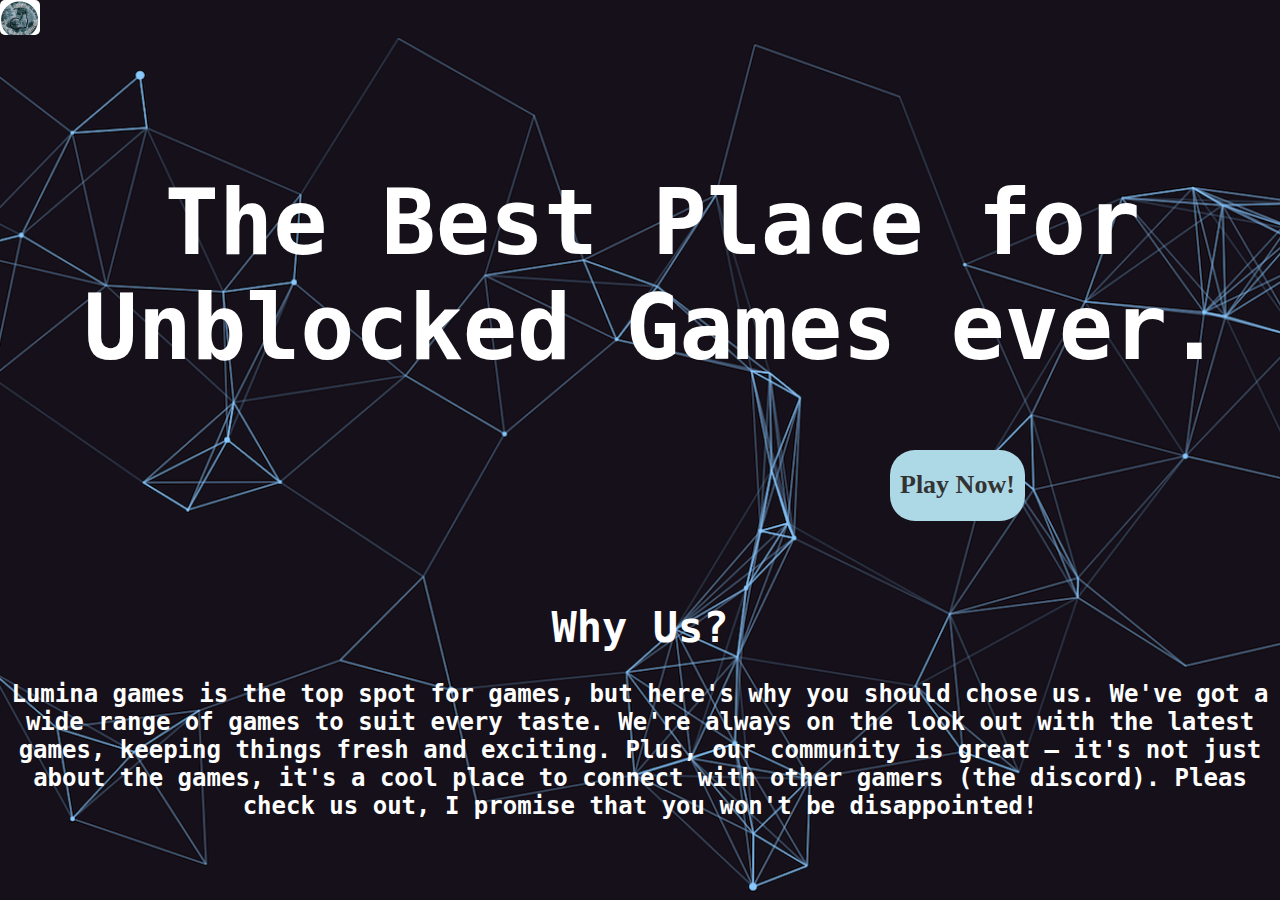
<file: index.html>
<!DOCTYPE html>
	<html>
	<head>
		<link rel="stylesheet" href="index.css">
		<title>Lumina</title>
		<link rel="icon" href="/Images/logoimg.png" type="image/x-icon">
	</head>
		<body>

			<a href="index.html">
				<button id="logoimg"></button>
			</a>

			<div class="heading">
					<h1>The Best Place for Unblocked 
						Games ever.</h1>
			</div>

			<div class="whyus">
				<h1 id="qwhyus">Why Us?</h1>
				<h1 id="awhyus">Lumina games is the top spot for games, but here's why you should chose us. We've got a wide range of games to suit every taste. We're always on the look out with the latest games, keeping things fresh and exciting. Plus, our community is great – it's not just about the games, it's a cool place to connect with other gamers (the discord). Pleas check us out, I promise that you won't be disappointed!</h1>
			</div>

			<div class="functionbuttons">
				<div class="playnow">
					<a href="/Games/">
						<h1>Play Now!</h1>
					</a>
				</div>
			</div>

		</body>
	</html>
</file>
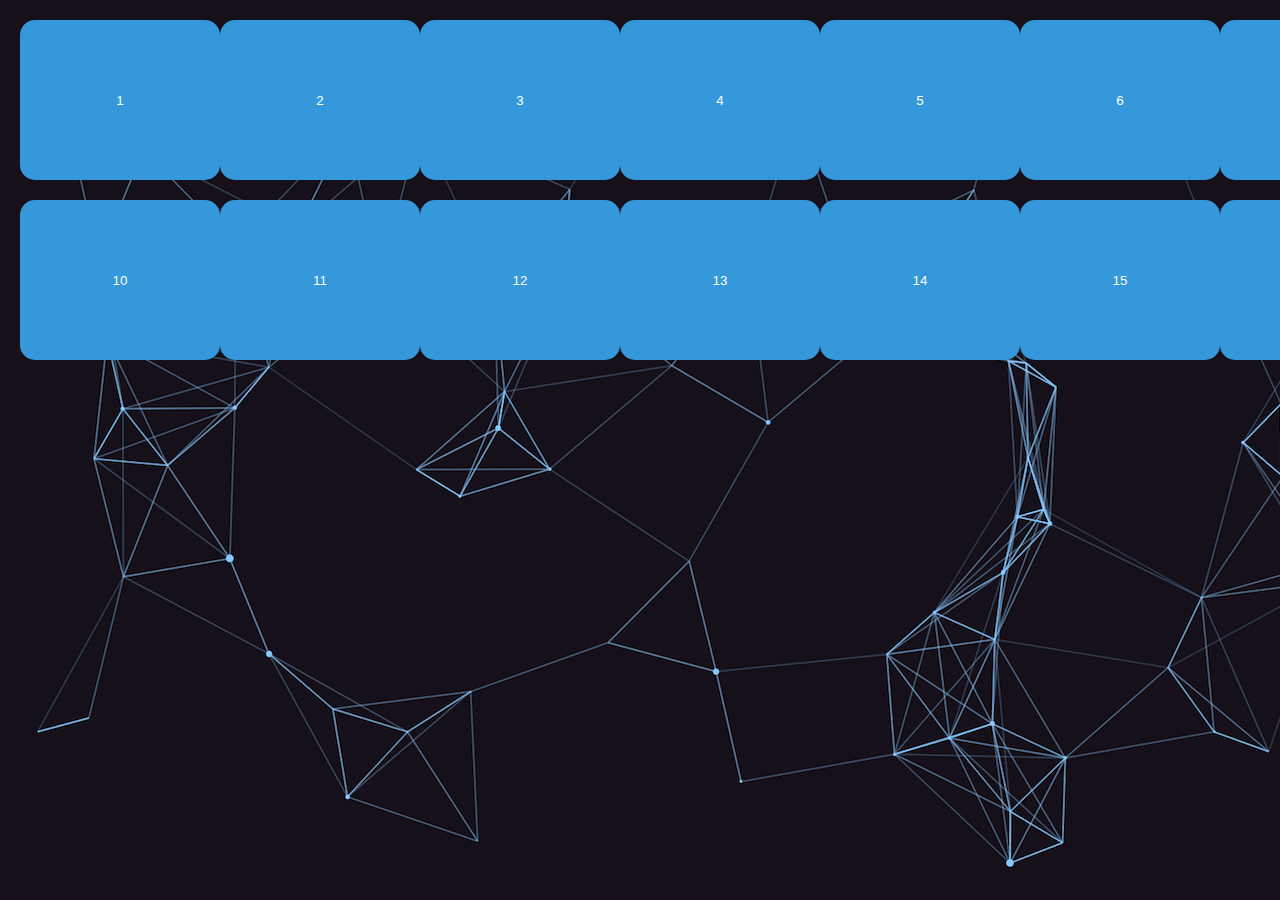
<file: Games/index.html>
<!DOCTYPE html>
<html lang="en">
<head>
    <meta charset="UTF-8">
    <meta name="viewport" content="width=device-width, initial-scale=1.0">
	<title>Lumina</title>
	<link rel="stylesheet" href="game.css">
	<link rel="icon" href="/Images/Lumina.png" type="image/x-icon">
</head>
<body>

    <!-- Row 1 -->
	<div class="button-row">
		<a href="/Games/play.html"><button class="game-button" id="">1</button></a>
		<a href="/Games/play.html"><button class="game-button" id="">2</button></a>
		<a href="/Games/play.html"><button class="game-button" id="">3</button></a>
		<a href="/Games/play.html"><button class="game-button" id="">4</button></a>
		<a href="/Games/play.html"><button class="game-button" id="">5</button></a>
		<a href="/Games/play.html"><button class="game-button" id="">6</button></a>
		<a href="/Games/play.html"><button class="game-button" id="">7</button></a>
		<a href="/Games/play.html"><button class="game-button" id="">8</button></a>
		<a href="/Games/play.html"><button class="game-button" id="">9</button></a>
	</div>
	
	<!-- Row 2 -->
	<div class="button-row">
		<a href="/Games/play.html"><button class="game-button" id="">10</button></a>
		<a href="/Games/play.html"><button class="game-button" id="">11</button></a>
		<a href="/Games/play.html"><button class="game-button" id="">12</button></a>
		<a href="/Games/play.html"><button class="game-button" id="">13</button></a>
		<a href="/Games/play.html"><button class="game-button" id="">14</button></a>
		<a href="/Games/play.html"><button class="game-button" id="">15</button></a>
		<a href="/Games/play.html"><button class="game-button" id="">16</button></a>
		<a href="/Games/play.html"><button class="game-button" id="">17</button></a>
		<a href="/Games/play.html"><button class="game-button" id="">18</button></a>
	</div>
	
    <!-- Add more rows as needed -->

</body>
</html>
</file>
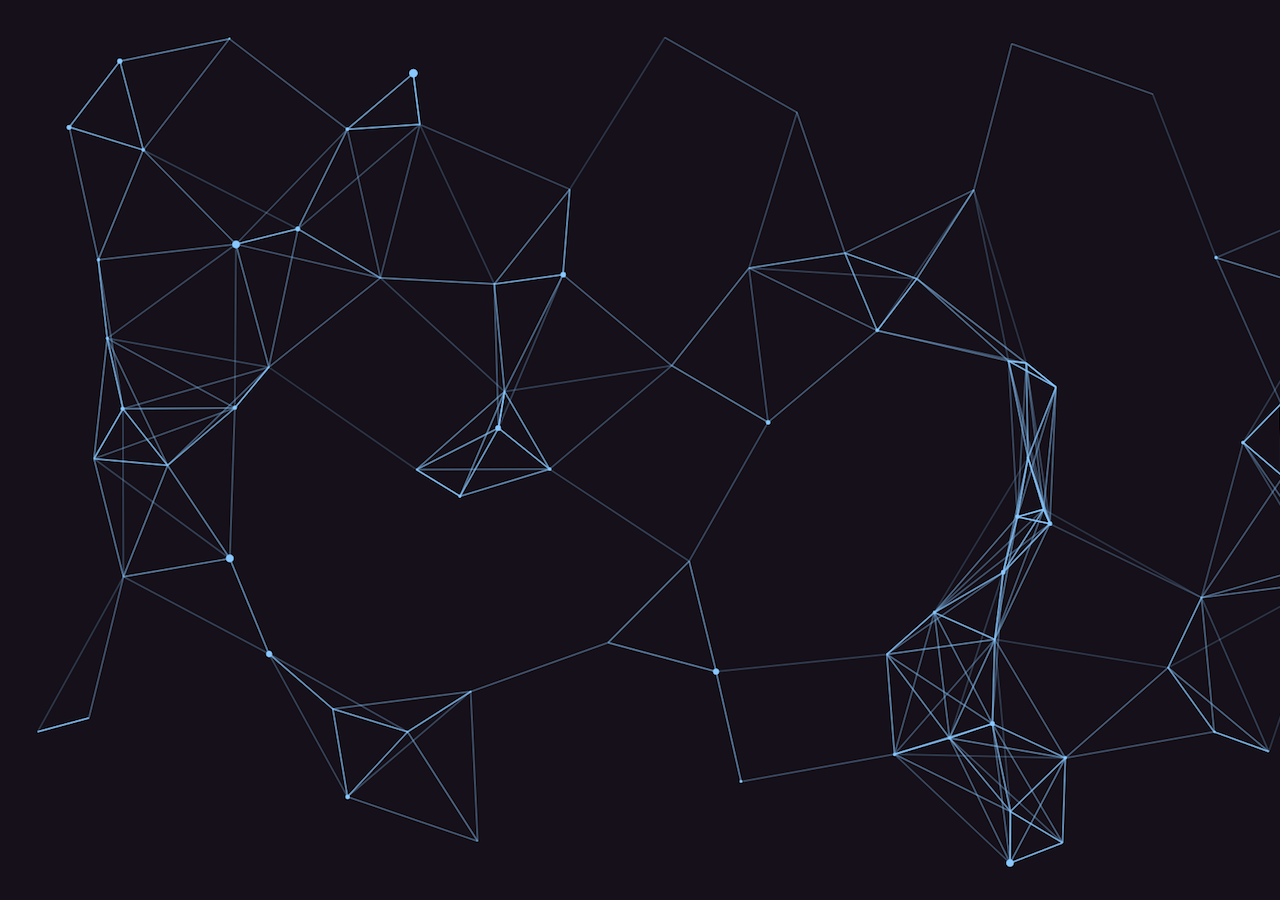
<file: Games/Game.html>
<!DOCTYPE html>
	<html>
	<head>
		<link rel="stylesheet" href="game.css">
		<title>Lumina</title>
        <link rel="icon" href="/Images/icon.png" type="image/x-icon">
	</head>
		<body>
		</body>
	</html>
</file>
<file: index.css>
body {
    background-image: url('/Images/Background.png'); /* path to my background */
    background-size: cover;
    background-position: center;
    margin: 0;
    height: 100vh;
}


.playnow { /*this will afect all buttons that you interact with on the index page */
    top: 450px;
    left: 890px;
    position: absolute;
    z-index: 2;
    background-color: lightblue; /* Replace with your desired background color */
    color: black; /* Text color */
    padding: 3px 10px; /* Adjust padding to your liking */
    font-size: 13px; /* Adjust font size to your liking */
    border: none; /* Remove border */
    border-radius: 25px; /* Optional: Add border-radius for rounded corners */
    cursor: pointer;
    transition: transform 0.3s ease;
    text-align: center;
}

.playnow:hover {
    transform: scale(1.3);
}

.heading {
    color:white;
    font-size: 45px;
    font-family: monospace;
    font-weight: bold;
    position: absolute;
    left: 25px;
    top: 110px;
    text-align: center;
}

a {
    text-decoration: none; /* Remove underline */
    color: #333;
}

.whyus {
    color: white;
    font-family: monospace;
    position: absolute;
    left: 0px;
    top: 575px;
    text-align: center;
}

#qwhyus { /*Put stuff like font size and Bold or not */
    font-size: 42px;
}

#awhyus { /*Put stuff like font size and Bold or not */
    font-size: 24px;
}

#logoimg {
    width: 35px;
    height: 35px;
    background-image: url('/Images/Lumina.png');
    background-size: cover;
    background-repeat: no-repeat;
    color: #ffffff;
    padding: 10px 20px;
    border: none;
    border-radius: 5px;
    cursor: pointer;
}
</file>
<file: Games/game.css>
body {
    margin: 0;
    padding: 0;
    background-image: url('/Images/Background.png');
}

.button-row {
    display: flex;
    justify-content: space-between;
    margin: 20px; /* Adjust margin as needed */
}

.game-button {
    width: 200px; /* Set your desired button width */
    height: 160px; /* Set your desired button height */
    background-color: #3498db; /* Set your desired button color */
    color: #fff;
    border: 1px solid #2980b9;
    cursor: pointer;
    transition: transform 0.3s;
    border: none;
    border-radius: 15px;
}

.game-button:hover {
    transform: scale(1.13);
    border: 4px solid lightblue;
}

a {
    color: white;
    text-decoration: none;
}
</file>
